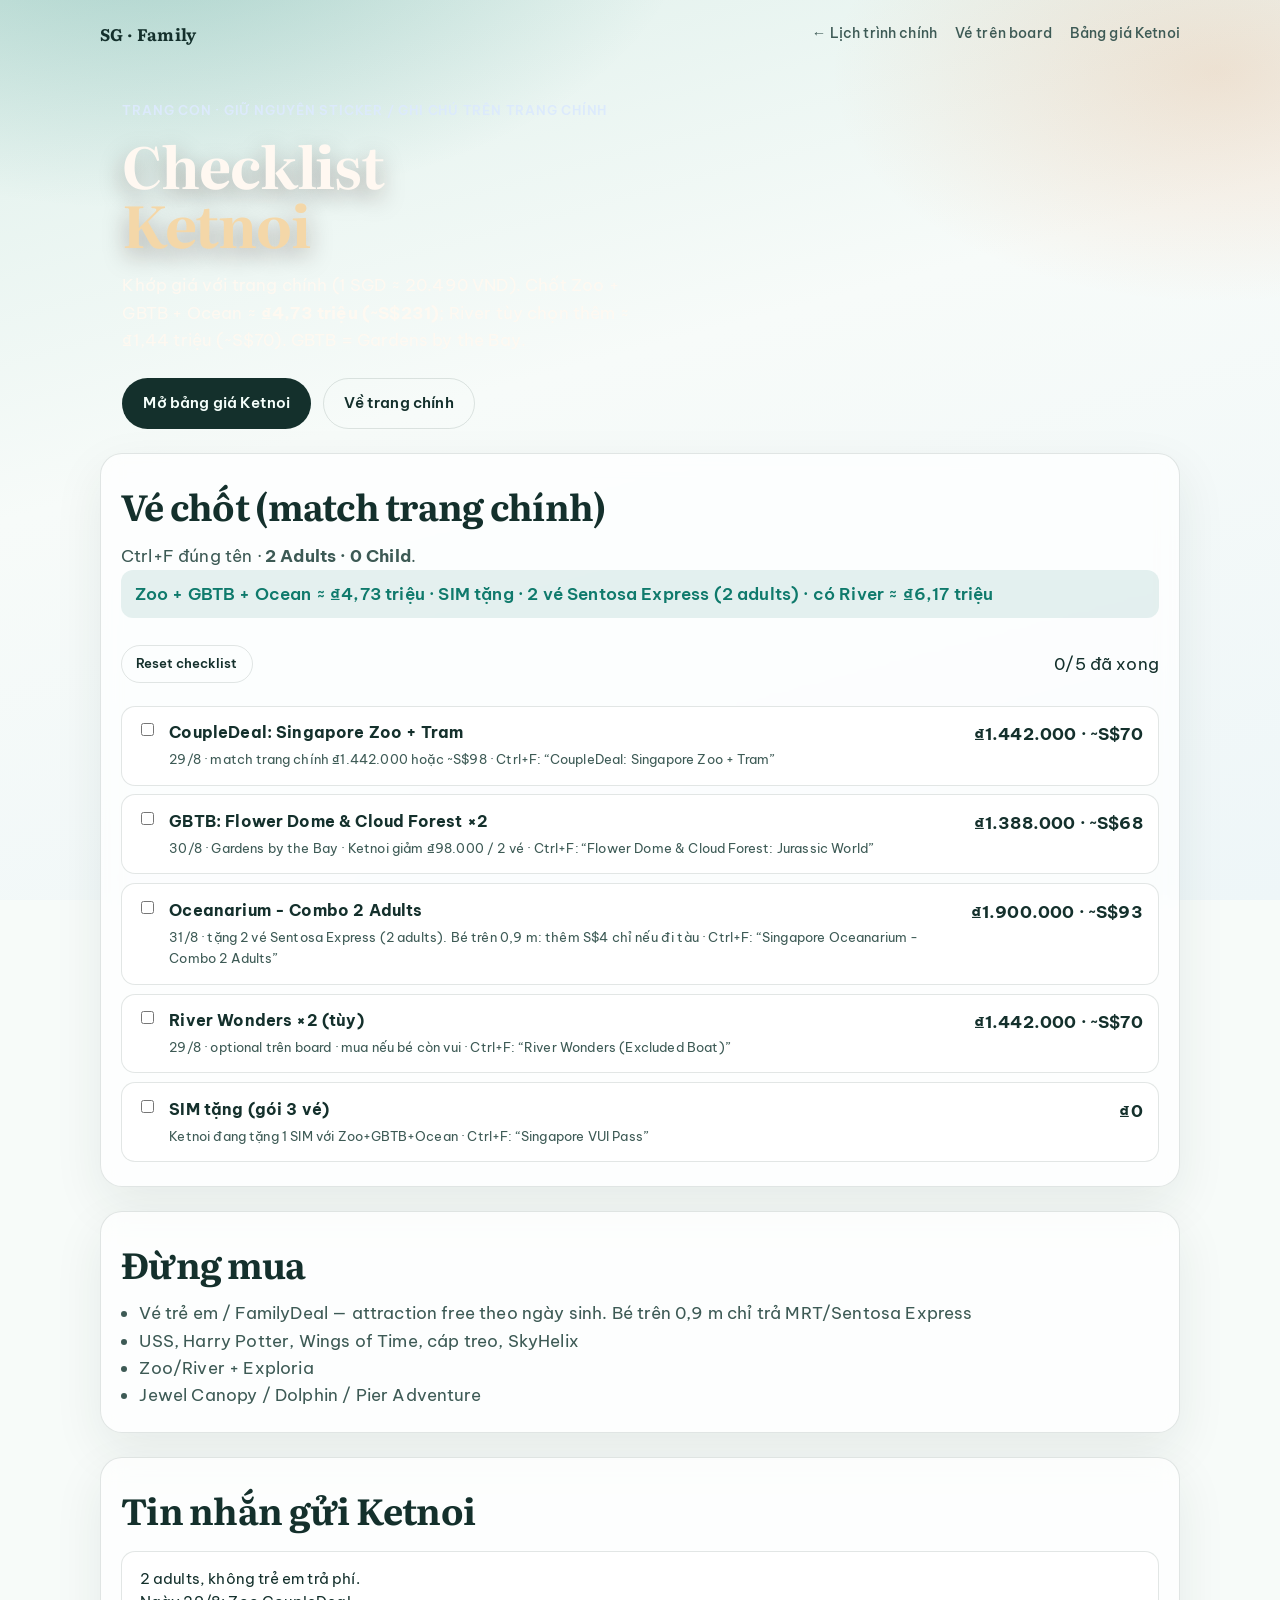
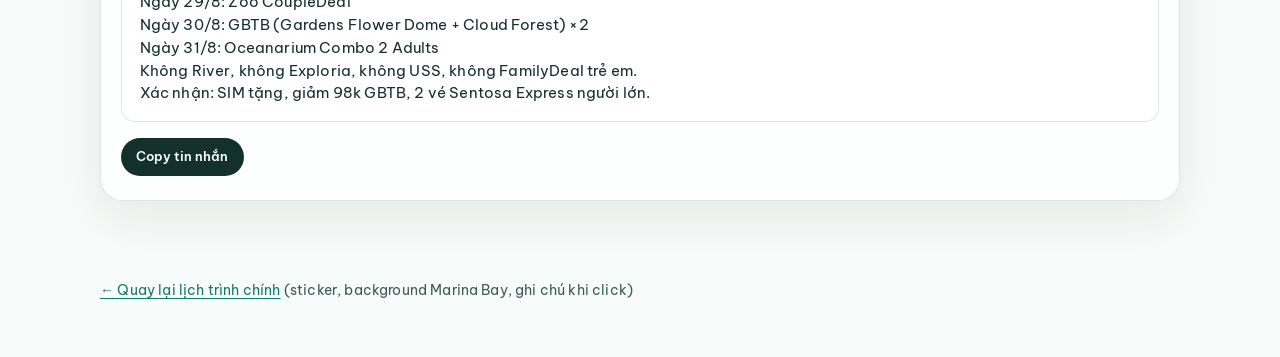
<file: docs/checklist-ketnoi.html>
<!DOCTYPE html>
<html lang="vi">
<head>
  <meta charset="UTF-8" />
  <meta name="viewport" content="width=device-width, initial-scale=1" />
  <meta name="description" content="Checklist mua vé KetnoiSingapore — trang con, không ghi đè lịch trình chính" />
  <title>Checklist Ketnoi · Singapore Family</title>
  <link rel="preconnect" href="https://fonts.googleapis.com" />
  <link rel="preconnect" href="https://fonts.gstatic.com" crossorigin />
  <link href="https://fonts.googleapis.com/css2?family=Be+Vietnam+Pro:wght@400;500;600;700&family=Literata:opsz,wght@7..72,600;7..72,700&display=swap" rel="stylesheet" />
  <link rel="stylesheet" href="styles.css" />
</head>
<body>
  <div class="ambient" aria-hidden="true"></div>

  <header class="hero" style="min-height:auto;padding-bottom:1.5rem;grid-template-rows:auto auto;">
    <nav class="topnav">
      <a class="brand-mark" href="index.html">SG · Family</a>
      <div class="topnav-links">
        <a href="index.html">← Lịch trình chính</a>
        <a href="index.html#tickets">Vé trên board</a>
        <a href="https://ketnoisingapore.com/bang-gia-ve-tham-quan-singapore" target="_blank" rel="noopener">Bảng giá Ketnoi</a>
      </div>
    </nav>
    <div class="hero-copy" style="padding-bottom:0">
      <p class="eyebrow">Trang con · giữ nguyên sticker / ghi chú trên trang chính</p>
      <h1 style="font-size:clamp(2.2rem,7vw,3.6rem)">Checklist<br /><span>Ketnoi</span></h1>
      <p class="lede">Khớp giá với trang chính (1 SGD ≈ 20.490 VND). Chốt Zoo + GBTB + Ocean ≈ <strong>₫4,73 triệu (~S$231)</strong>; River tùy chọn thêm ≈ ₫1,44 triệu (~S$70). GBTB = Gardens by the Bay.</p>
      <div class="hero-cta">
        <a class="btn primary" href="https://ketnoisingapore.com/bang-gia-ve-tham-quan-singapore" target="_blank" rel="noopener">Mở bảng giá Ketnoi</a>
        <a class="btn ghost" href="index.html">Về trang chính</a>
      </div>
    </div>
  </header>

  <main>
    <section class="panel">
      <div class="section-head">
        <h2>Vé chốt (match trang chính)</h2>
        <p>Ctrl+F đúng tên · <strong>2 Adults · 0 Child</strong>.</p>
      </div>
      <p class="ticket-total">Zoo + GBTB + Ocean ≈ ₫4,73 triệu · SIM tặng · 2 vé Sentosa Express (2 adults) · có River ≈ ₫6,17 triệu</p>
      <div class="ticket-toolbar">
        <button type="button" class="btn ghost small" id="resetKetnoi">Reset checklist</button>
        <p id="ketnoiProgress"></p>
      </div>
      <ul class="ticket-list" id="ketnoiList"></ul>
    </section>

    <section class="panel">
      <div class="section-head">
        <h2>Đừng mua</h2>
      </div>
      <ul class="avoid-list">
        <li>Vé trẻ em / FamilyDeal — attraction free theo ngày sinh. Bé trên 0,9 m chỉ trả MRT/Sentosa Express</li>
        <li>USS, Harry Potter, Wings of Time, cáp treo, SkyHelix</li>
        <li>Zoo/River + Exploria</li>
        <li>Jewel Canopy / Dolphin / Pier Adventure</li>
      </ul>
    </section>

    <section class="panel">
      <div class="section-head"><h2>Tin nhắn gửi Ketnoi</h2></div>
      <pre class="copy-box" id="copyBox">2 adults, không trẻ em trả phí.
Ngày 29/8: Zoo CoupleDeal
Ngày 30/8: GBTB (Gardens Flower Dome + Cloud Forest) ×2
Ngày 31/8: Oceanarium Combo 2 Adults
Không River, không Exploria, không USS, không FamilyDeal trẻ em.
Xác nhận: SIM tặng, giảm 98k GBTB, 2 vé Sentosa Express người lớn.</pre>
      <div class="hero-cta" style="margin-top:1rem">
        <button type="button" class="btn primary small" id="copyMsg">Copy tin nhắn</button>
      </div>
    </section>
  </main>

  <footer class="site-footer">
    <p><a href="index.html">← Quay lại lịch trình chính</a> (sticker, background Marina Bay, ghi chú khi click)</p>
  </footer>

  <script>
    const KEY = "sg-ketnoi-checklist-v1";
    const items = [
      { id: "k-zoo", title: "CoupleDeal: Singapore Zoo + Tram", meta: "29/8 · match trang chính ₫1.442.000 hoặc ~S$98", price: "₫1.442.000 · ~S$70", search: "CoupleDeal: Singapore Zoo + Tram" },
      { id: "k-gardens", title: "GBTB: Flower Dome & Cloud Forest ×2", meta: "30/8 · Gardens by the Bay · Ketnoi giảm ₫98.000 / 2 vé", price: "₫1.388.000 · ~S$68", search: "Flower Dome & Cloud Forest: Jurassic World" },
      { id: "k-ocean", title: "Oceanarium - Combo 2 Adults", meta: "31/8 · tặng 2 vé Sentosa Express (2 adults). Bé trên 0,9 m: thêm S$4 chỉ nếu đi tàu", price: "₫1.900.000 · ~S$93", search: "Singapore Oceanarium - Combo 2 Adults" },
      { id: "k-river", title: "River Wonders ×2 (tùy)", meta: "29/8 · optional trên board · mua nếu bé còn vui", price: "₫1.442.000 · ~S$70", search: "River Wonders (Excluded Boat)" },
      { id: "k-sim", title: "SIM tặng (gói 3 vé)", meta: "Ketnoi đang tặng 1 SIM với Zoo+GBTB+Ocean", price: "₫0", search: "Singapore VUI Pass" }
    ];
    function load(){ try{return JSON.parse(localStorage.getItem(KEY)||"{}");}catch{return{}} }
    function save(m){ localStorage.setItem(KEY, JSON.stringify(m)); }
    function render(){
      const map=load(), list=document.getElementById("ketnoiList");
      list.innerHTML=""; let done=0;
      items.forEach(t=>{
        if(map[t.id]) done++;
        const li=document.createElement("li");
        if(map[t.id]) li.classList.add("done");
        li.innerHTML=`<input type="checkbox" id="${t.id}" ${map[t.id]?"checked":""}/><label for="${t.id}"><strong>${t.title}</strong><span>${t.meta} · Ctrl+F: “${t.search}”</span></label><div class="ticket-price">${t.price}</div>`;
        li.querySelector("input").addEventListener("change",e=>{const n=load();n[t.id]=e.target.checked;save(n);render();});
        list.appendChild(li);
      });
      document.getElementById("ketnoiProgress").textContent=`${done}/${items.length} đã xong`;
    }
    document.getElementById("resetKetnoi").onclick=()=>{localStorage.removeItem(KEY);render();};
    document.getElementById("copyMsg").onclick=async()=>{
      try{await navigator.clipboard.writeText(document.getElementById("copyBox").textContent);document.getElementById("copyMsg").textContent="Đã copy";setTimeout(()=>document.getElementById("copyMsg").textContent="Copy tin nhắn",1200);}catch{document.getElementById("copyMsg").textContent="Copy thủ công";}
    };
    render();
  </script>
  <style>
    .copy-box{margin:.75rem 0 0;padding:1rem 1.1rem;border-radius:14px;background:#fff;border:1px solid var(--line);white-space:pre-wrap;font-family:var(--font-ui);font-size:.92rem;line-height:1.55;color:var(--ink)}
    .ticket-total{margin:0 0 .85rem;padding:.65rem .85rem;border-radius:12px;background:rgba(15,122,108,.1);color:var(--accent);font-weight:600}
    .avoid-list{margin:.4rem 0 0;padding-left:1.15rem;color:var(--ink-soft)}
  </style>
</body>
</html>
</file>
<file: docs/styles.css>
:root {
  --bg0: #e8f3f0;
  --bg1: #f7fbf9;
  --ink: #14302c;
  --ink-soft: #3d5a55;
  --line: rgba(20, 48, 44, 0.12);
  --accent: #0f7a6c;
  --accent-2: #d9772f;
  --sand: #fff8ef;
  --card: rgba(255, 255, 255, 0.72);
  --shadow: 0 18px 50px rgba(20, 48, 44, 0.08);
  --radius: 18px;
  --font-display: "Literata", "Times New Roman", serif;
  --font-ui: "Be Vietnam Pro", "Segoe UI", sans-serif;
  --max: 1120px;
}

*,
*::before,
*::after {
  box-sizing: border-box;
}

html {
  scroll-behavior: smooth;
  overflow-x: clip;
  -webkit-text-size-adjust: 100%;
}

body {
  margin: 0;
  font-family: var(--font-ui);
  color: var(--ink);
  background: var(--bg1);
  line-height: 1.65;
  font-size: 16.5px;
  letter-spacing: 0.01em;
  min-height: 100vh;
  max-width: 100%;
  overflow-x: clip;
  -webkit-font-smoothing: antialiased;
  text-rendering: optimizeLegibility;
}

img,
svg,
video {
  max-width: 100%;
  height: auto;
}

.ambient {
  position: fixed;
  inset: 0;
  z-index: -1;
  overflow: hidden;
  contain: paint;
  background:
    radial-gradient(900px 500px at 12% -10%, rgba(15, 122, 108, 0.28), transparent 60%),
    radial-gradient(700px 420px at 95% 8%, rgba(217, 119, 47, 0.18), transparent 55%),
    linear-gradient(165deg, #dff0eb 0%, #f7fbf9 42%, #eef6f8 100%);
  animation: ambientShift 16s ease-in-out infinite alternate;
}

@keyframes ambientShift {
  from { filter: hue-rotate(0deg); }
  to { filter: hue-rotate(8deg); }
}

a {
  color: var(--accent);
  text-decoration-thickness: 1px;
  text-underline-offset: 3px;
}

.hero {
  position: relative;
  max-width: var(--max);
  margin: 0 auto;
  padding: 1.25rem 1.25rem 2.5rem;
  min-height: auto;
  display: grid;
  grid-template-rows: auto auto auto;
  gap: 1.15rem;
  animation: rise 0.9s ease both;
}

.hero-banner {
  position: relative;
  width: 100%;
  max-width: 100%;
  aspect-ratio: 16 / 9;
  min-height: 0;
  border-radius: 28px;
  overflow: hidden;
  box-shadow: 0 22px 50px rgba(12, 32, 58, 0.22);
  display: grid;
  align-items: end;
  background: #0d1c2e;
}

.hero-photo {
  position: absolute;
  inset: 0;
  width: 100%;
  height: 100%;
  max-width: none;
  object-fit: cover;
  object-position: center 42%;
  filter: none;
  image-rendering: auto;
  opacity: 0.7;
}

.hero-banner-fade {
  position: absolute;
  inset: 0;
  pointer-events: none;
  background: linear-gradient(180deg, transparent 58%, rgba(6, 16, 32, 0.45) 100%);
}

.sticker-field {
  position: absolute;
  inset: 0.7rem;
  pointer-events: none;
  z-index: 2;
}

.hero-copy,
.topnav,
.hero-meta {
  position: relative;
  z-index: 1;
}

.float-sticker {
  position: absolute;
  display: grid;
  place-items: center;
  width: 3.1rem;
  height: 3.1rem;
  font-size: 1.55rem;
  background: #fff;
  border-radius: 22px;
  box-shadow: 0 3px 0 rgba(20, 48, 44, 0.08), 0 10px 22px rgba(20, 48, 44, 0.12);
  border: 3px solid #fff;
  top: 0;
  left: 0;
  opacity: 0;
  transition: opacity 0.25s ease;
}

.float-sticker.is-placed {
  opacity: 1;
}

.sticker {
  display: grid;
  place-items: center;
  width: 2.7rem;
  height: 2.7rem;
  flex: 0 0 2.7rem;
  font-size: 1.4rem;
  background: #fff;
  border-radius: 18px;
  box-shadow: 0 3px 0 rgba(20, 48, 44, 0.08), 0 8px 16px rgba(20, 48, 44, 0.1);
  border: 3px solid #fff;
  transform: rotate(-8deg);
}

.sticker-mini {
  display: inline-grid;
  place-items: center;
  width: 1.7rem;
  height: 1.7rem;
  font-size: 0.95rem;
  background: #fff;
  border-radius: 10px;
  box-shadow: 0 2px 0 rgba(20, 48, 44, 0.08), 0 4px 10px rgba(20, 48, 44, 0.08);
  transform: rotate(8deg);
}

.chip-sticker {
  font-size: 0.95rem;
  line-height: 1;
}

.chip-date {
  font-variant-numeric: tabular-nums;
  font-weight: 600;
  opacity: 0.88;
}

@keyframes rise {
  from { opacity: 0; }
  to { opacity: 1; }
}

.topnav {
  display: flex;
  align-items: center;
  justify-content: space-between;
  gap: 1rem;
}

.brand-mark {
  font-family: var(--font-display);
  font-weight: 700;
  font-size: 1.05rem;
  color: var(--ink);
  text-decoration: none;
  letter-spacing: 0.02em;
}

.topnav-links {
  display: flex;
  flex-wrap: wrap;
  gap: 0.85rem 1.1rem;
}

.topnav-links a {
  color: var(--ink-soft);
  text-decoration: none;
  font-size: 0.9rem;
  font-weight: 500;
}

.topnav-links a:hover {
  color: var(--accent);
}

.hero-copy {
  align-self: end;
  max-width: 38rem;
  position: relative;
  z-index: 3;
  padding: 2.1rem 1.4rem 1.5rem;
  color: #fff8f1;
}

.eyebrow {
  margin: 0 0 0.85rem;
  font-size: 0.82rem;
  font-weight: 600;
  letter-spacing: 0.06em;
  text-transform: uppercase;
  color: #dceafc;
}

.hero-copy h1 {
  margin: 0;
  font-family: var(--font-display);
  font-size: clamp(2.7rem, 8vw, 5rem);
  line-height: 1.02;
  font-weight: 700;
  letter-spacing: -0.02em;
  color: #fff8f1;
  text-shadow: 0 8px 24px rgba(40, 18, 12, 0.35);
}

.hero-copy h1 span {
  color: #f4d7a8;
}

.hero-copy h1 .hero-with {
  display: inline;
  font-size: 0.42em;
  font-weight: 600;
  letter-spacing: 0.01em;
  color: #f4d7a8;
  white-space: nowrap;
}

.lede {
  margin: 1.15rem 0 0;
  max-width: 34rem;
  color: rgba(255, 248, 241, 0.9);
  font-size: 1.05rem;
}

.hero-banner .btn.ghost {
  background: rgba(255, 255, 255, 0.12);
  border-color: rgba(255, 248, 241, 0.45);
  color: #fff8f1;
}

.hero-banner .btn.primary {
  background: #fff8f1;
  color: #3a1f18;
}

.hero-cta {
  display: flex;
  flex-wrap: wrap;
  gap: 0.75rem;
  margin-top: 1.5rem;
}

.btn {
  appearance: none;
  border: 1px solid transparent;
  border-radius: 999px;
  padding: 0.78rem 1.25rem;
  font: inherit;
  font-weight: 600;
  font-size: 0.92rem;
  cursor: pointer;
  text-decoration: none;
  display: inline-flex;
  align-items: center;
  justify-content: center;
  transition: transform 0.2s ease, background 0.2s ease, border-color 0.2s ease;
}

.btn:hover {
  transform: translateY(-1px);
}

.btn.primary {
  background: var(--ink);
  color: #f5fffb;
}

.btn.ghost {
  background: transparent;
  border-color: var(--line);
  color: var(--ink);
}

.btn.small {
  padding: 0.45rem 0.9rem;
  font-size: 0.82rem;
}

.hero-meta {
  display: grid;
  grid-template-columns: repeat(4, 1fr);
  gap: 0.75rem;
  padding: 1rem 0 0;
  border-top: 1px solid var(--line);
}

.hero-meta div {
  display: grid;
  gap: 0.2rem;
}

.hero-meta strong {
  font-family: var(--font-display);
  font-size: 1.35rem;
}

.hero-meta span {
  font-size: 0.82rem;
  color: var(--ink-soft);
}

main {
  max-width: var(--max);
  margin: 0 auto;
  padding: 0 1.25rem 4rem;
  display: grid;
  gap: 1.5rem;
}

.panel {
  background: var(--card);
  backdrop-filter: blur(10px);
  border: 1px solid var(--line);
  border-radius: calc(var(--radius) + 4px);
  padding: 1.35rem 1.25rem 1.5rem;
  box-shadow: var(--shadow);
  animation: rise 0.8s ease both;
}

.section-head h2 {
  margin: 0;
  font-family: var(--font-display);
  font-size: clamp(1.7rem, 4vw, 2.25rem);
  letter-spacing: -0.02em;
}

.section-head p {
  margin: 0.45rem 0 0;
  color: var(--ink-soft);
  max-width: 40rem;
}

.controls {
  margin-top: 1.25rem;
  display: grid;
  gap: 1rem;
}

.control-block label,
.field span {
  display: block;
  font-size: 0.75rem;
  font-weight: 600;
  letter-spacing: 0.04em;
  text-transform: uppercase;
  color: var(--ink-soft);
  margin-bottom: 0.45rem;
}

.chip-row {
  display: flex;
  flex-wrap: wrap;
  gap: 0.45rem;
}

.chip {
  display: inline-flex;
  align-items: center;
  gap: 0.35rem;
  border: 1px solid var(--line);
  background: rgba(255, 255, 255, 0.65);
  color: var(--ink);
  border-radius: 999px;
  padding: 0.42rem 0.85rem;
  font: inherit;
  font-size: 0.84rem;
  font-weight: 500;
  cursor: pointer;
  transition: background 0.2s ease, color 0.2s ease, border-color 0.2s ease;
}

.chip:hover {
  border-color: rgba(15, 122, 108, 0.4);
}

.chip.active {
  background: var(--accent);
  border-color: var(--accent);
  color: #f4fffc;
}

.chip.tone-coral { color: #c2473a; border-color: rgba(194, 71, 58, 0.35); }
.chip.tone-amber { color: #c56a12; border-color: rgba(197, 106, 18, 0.35); }
.chip.tone-green { color: #2d7a4f; border-color: rgba(45, 122, 79, 0.35); }
.chip.tone-blue { color: #1b6f8f; border-color: rgba(27, 111, 143, 0.35); }
.chip.tone-plum { color: #8a3d6b; border-color: rgba(138, 61, 107, 0.35); }

.chip.tone-coral.active { background: #c2473a; border-color: #c2473a; color: #fff8f4; }
.chip.tone-amber.active { background: #d9772f; border-color: #d9772f; color: #fff8f4; }
.chip.tone-green.active { background: #2d7a4f; border-color: #2d7a4f; color: #f4fff8; }
.chip.tone-blue.active { background: #1b6f8f; border-color: #1b6f8f; color: #f4fbff; }
.chip.tone-plum.active { background: #8a3d6b; border-color: #8a3d6b; color: #fff6fb; }

.control-row {
  display: flex;
  flex-wrap: wrap;
  gap: 0.75rem;
  align-items: end;
}

.field {
  display: grid;
  min-width: 0;
}

.field.grow {
  flex: 1 1 220px;
}

.field input,
.field select {
  width: 100%;
  border: 1px solid var(--line);
  border-radius: 12px;
  padding: 0.7rem 0.85rem;
  font: inherit;
  background: #fff;
  color: var(--ink);
}

.toggle {
  display: inline-flex;
  align-items: center;
  gap: 0.45rem;
  font-size: 0.88rem;
  color: var(--ink-soft);
  padding: 0.55rem 0.2rem;
  cursor: pointer;
  user-select: none;
}

.result-count {
  margin: 1rem 0 0.65rem;
  font-size: 0.88rem;
  color: var(--ink-soft);
}

.layout-split {
  display: grid;
  grid-template-columns: 1.35fr 0.9fr;
  gap: 1rem;
  align-items: start;
}

.timeline {
  display: grid;
  gap: 1.15rem;
  max-height: 70vh;
  overflow: auto;
  padding-right: 0.2rem;
}

.day-cluster {
  display: grid;
  gap: 0.55rem;
}

.day-cluster-head {
  display: flex;
  align-items: center;
  gap: 0.75rem;
  padding: 0.2rem 0.1rem 0.35rem;
  position: sticky;
  top: 0;
  z-index: 2;
  background: linear-gradient(180deg, rgba(255, 255, 255, 0.96) 72%, rgba(255, 255, 255, 0));
}

.day-num {
  margin: 0;
  font-family: var(--font-display);
  font-size: clamp(1.45rem, 3.2vw, 1.85rem);
  font-weight: 700;
  letter-spacing: -0.03em;
  line-height: 1.1;
}

.tone-coral .day-num,
.day-num.tone-coral { color: #c2473a; }
.tone-amber .day-num,
.day-num.tone-amber { color: #d9772f; }
.tone-green .day-num,
.day-num.tone-green { color: #2d7a4f; }
.tone-blue .day-num,
.day-num.tone-blue { color: #1b6f8f; }
.tone-plum .day-num,
.day-num.tone-plum { color: #8a3d6b; }

.tone-coral .day-kicker { color: #c2473a; }
.tone-amber .day-kicker { color: #c56a12; }
.tone-green .day-kicker { color: #2d7a4f; }
.tone-blue .day-kicker { color: #1b6f8f; }
.tone-plum .day-kicker { color: #8a3d6b; }

.day-cluster-head.compact {
  position: static;
  background: none;
  padding-bottom: 0.1rem;
}

.day-kicker {
  margin: 0;
  font-size: 0.72rem;
  font-weight: 700;
  letter-spacing: 0.05em;
  text-transform: uppercase;
  color: var(--accent);
}

.day-cluster-head h3 {
  margin: 0.05rem 0 0;
  font-family: var(--font-display);
  font-size: 1.18rem;
  letter-spacing: -0.02em;
  line-height: 1.2;
}

.day-cluster-items {
  display: grid;
  gap: 0.55rem;
}

.item {
  width: 100%;
  text-align: left;
  border: 1px solid var(--line);
  background: #fff;
  border-radius: 16px;
  padding: 0.7rem 0.75rem 0.75rem 0.55rem;
  cursor: pointer;
  display: grid;
  grid-template-columns: auto 1fr;
  gap: 0.15rem 0.45rem;
  align-items: start;
  transition: border-color 0.2s ease, transform 0.2s ease, box-shadow 0.2s ease, background 0.2s ease;
  font: inherit;
  color: inherit;
}

.item-check {
  display: grid;
  place-items: start center;
  padding: 0.35rem 0.15rem 0;
  cursor: pointer;
}

.item-check input {
  width: 1.15rem;
  height: 1.15rem;
  accent-color: var(--accent);
  cursor: pointer;
}

.item-body {
  display: grid;
  gap: 0.35rem;
  border: 0;
  background: transparent;
  padding: 0.15rem 0.2rem 0.1rem 0;
  text-align: left;
  font: inherit;
  color: inherit;
  cursor: pointer;
}

.item:hover,
.item.selected {
  border-color: rgba(15, 122, 108, 0.45);
  transform: translateY(-1px);
  box-shadow: 0 10px 28px rgba(20, 48, 44, 0.08);
}

.item.selected {
  background: linear-gradient(180deg, #ffffff 0%, #f1faf7 100%);
}

.item.completed {
  background: #e7f6ee;
  border-color: rgba(15, 122, 108, 0.35);
}

.item.completed.selected {
  background: #d8f0e4;
}

.item.completed .item-title {
  text-decoration: line-through;
  text-decoration-thickness: 1px;
  color: #2d6a4f;
}

.item.completed .item-time,
.item.completed .item-tags {
  opacity: 0.72;
}

.day-progress {
  margin: 0.2rem 0 0;
  font-size: 0.78rem;
  font-weight: 600;
  color: var(--ink-soft);
}

.item-top {
  display: flex;
  justify-content: space-between;
  gap: 0.75rem;
  align-items: baseline;
}

.item-day {
  font-size: 0.75rem;
  font-weight: 700;
  letter-spacing: 0.04em;
  text-transform: uppercase;
  color: var(--accent);
}

.item-time {
  font-size: 0.82rem;
  color: var(--ink-soft);
  white-space: nowrap;
}

.item-title {
  margin: 0;
  font-size: 1.02rem;
  font-weight: 600;
}

.item-tags {
  display: flex;
  flex-wrap: wrap;
  gap: 0.35rem;
}

.tag {
  font-size: 0.72rem;
  font-weight: 600;
  padding: 0.18rem 0.5rem;
  border-radius: 999px;
  background: rgba(15, 122, 108, 0.1);
  color: var(--accent);
}

.tag.flight { background: rgba(47, 107, 176, 0.14); color: #255a96; }
.tag.attraction { background: rgba(15, 122, 108, 0.14); color: #0b6b5e; }
.tag.food { background: rgba(217, 119, 47, 0.12); color: #a85a18; }
.tag.transport { background: rgba(30, 90, 120, 0.12); color: #1e5a78; }
.tag.rest { background: rgba(90, 90, 120, 0.1); color: #4a4a66; }
.tag.hotel { background: rgba(20, 48, 44, 0.08); color: #3a4a46; }

.detail {
  position: sticky;
  top: 1rem;
  border: 1px solid var(--line);
  border-radius: 18px;
  background: var(--sand);
  padding: 1.1rem 1.15rem 1.25rem;
  min-height: 240px;
}

.detail-close {
  display: none;
}

.detail-backdrop {
  display: none;
}

.detail.completed {
  background: #e7f6ee;
  border-color: rgba(15, 122, 108, 0.28);
}

.detail-sticker {
  float: right;
  margin: 0 0 0.5rem 0.5rem;
  transform: rotate(9deg);
}

.detail-empty {
  margin: 0;
  color: var(--ink-soft);
}

.detail h3 {
  margin: 0 0 0.35rem;
  font-family: var(--font-display);
  font-size: 1.45rem;
}

.detail .meta-line {
  margin: 0 0 0.85rem;
  color: var(--ink-soft);
  font-size: 0.9rem;
}

.detail ul {
  margin: 0.4rem 0 0;
  padding-left: 1.1rem;
}

.detail li + li {
  margin-top: 0.3rem;
}

.detail-actions {
  display: flex;
  flex-wrap: wrap;
  gap: 0.5rem;
  margin-top: 1rem;
}

.ticket-toolbar {
  display: flex;
  justify-content: space-between;
  align-items: center;
  gap: 0.75rem;
  margin: 1rem 0 0.75rem;
}

.ticket-list {
  list-style: none;
  margin: 0;
  padding: 0;
  display: grid;
  gap: 0.55rem;
}

.ticket-list li {
  display: grid;
  grid-template-columns: auto minmax(0, 1fr) auto;
  gap: 0.75rem;
  align-items: start;
  background: #fff;
  border: 1px solid var(--line);
  border-radius: 14px;
  padding: 0.85rem 0.95rem;
}

.ticket-list li.optional {
  border-style: dashed;
}

.ticket-skip {
  margin-top: 1rem;
  padding: 0.95rem 1.05rem 1.05rem;
  background: rgba(217, 119, 47, 0.08);
  border: 1px solid rgba(217, 119, 47, 0.22);
  border-radius: 14px;
}

.ticket-skip h3 {
  margin: 0 0 0.45rem;
  font-family: var(--font-display);
  font-size: 1.15rem;
}

.ticket-skip ul {
  margin: 0;
  padding-left: 1.1rem;
  color: var(--ink-soft);
}

.ticket-skip li + li {
  margin-top: 0.28rem;
}

.ticket-list label {
  display: grid;
  gap: 0.2rem;
  cursor: pointer;
}

.ticket-list strong {
  font-size: 0.98rem;
}

.ticket-list span {
  font-size: 0.82rem;
  color: var(--ink-soft);
}

.ticket-price {
  font-weight: 700;
  white-space: nowrap;
}

.budget-grid {
  margin-top: 1rem;
  display: grid;
  grid-template-columns: repeat(auto-fit, minmax(min(180px, 100%), 1fr));
  gap: 0.7rem;
}

.budget-card {
  background: #fff;
  border: 1px solid var(--line);
  border-radius: 14px;
  padding: 0.95rem 1rem;
}

.budget-card h3 {
  margin: 0;
  font-size: 0.95rem;
}

.budget-card p {
  margin: 0.35rem 0 0;
  font-family: var(--font-display);
  font-size: 1.4rem;
}

.budget-card .vnd {
  display: block;
  margin-top: 0.12rem;
  font-size: 0.88rem;
  font-weight: 600;
  color: var(--ink-soft);
}

.fx-strip {
  margin-top: 1rem;
  padding: 0.95rem 1.05rem 1rem;
  background: #fff;
  border: 1px solid var(--line);
  border-radius: 14px;
}

.fx-kicker,
.fx-meta,
.fx-examples {
  margin: 0;
  color: var(--ink-soft);
  font-size: 0.8rem;
}

.fx-kicker {
  font-weight: 700;
  letter-spacing: 0.04em;
  text-transform: uppercase;
}

.fx-rate {
  margin: 0.2rem 0 0.35rem;
  font-family: var(--font-display);
  font-size: 1.55rem;
  letter-spacing: -0.02em;
}

.fx-rate strong {
  color: var(--accent);
}

.fx-examples {
  font-size: 0.88rem;
  color: var(--ink);
  font-weight: 600;
}

.fx-meta {
  margin-top: 0.35rem;
}

.budget-total {
  margin-top: 1rem;
  padding-top: 0.9rem;
  border-top: 1px solid var(--line);
  display: flex;
  justify-content: space-between;
  gap: 1rem;
  flex-wrap: wrap;
  font-size: 1.05rem;
}

.budget-total strong {
  font-family: var(--font-display);
  font-size: 1.5rem;
}

.info-grid {
  margin-top: 1.1rem;
  display: grid;
  grid-template-columns: repeat(2, 1fr);
  gap: 0.8rem;
}

.info-grid article {
  background: #fff;
  border: 1px solid var(--line);
  border-radius: 14px;
  padding: 1rem 1.05rem;
}

.info-grid h3 {
  margin: 0 0 0.45rem;
  font-family: var(--font-display);
  font-size: 1.2rem;
}

.info-grid ul {
  margin: 0;
  padding-left: 1.05rem;
  color: var(--ink-soft);
}

.info-grid li + li {
  margin-top: 0.28rem;
}

.food-grid {
  margin-top: 1rem;
  display: grid;
  gap: 1.25rem;
}

.food-cluster-grid {
  display: grid;
  grid-template-columns: repeat(auto-fit, minmax(min(260px, 100%), 1fr));
  gap: 0.75rem;
}

.food-card {
  background: #fff;
  border: 1px solid var(--line);
  border-radius: 16px;
  padding: 1rem 1.05rem 1.1rem;
  display: grid;
  gap: 0.45rem;
}

.food-card .meal {
  display: inline-flex;
  align-items: center;
  gap: 0.4rem;
  font-size: 0.75rem;
  font-weight: 700;
  letter-spacing: 0.05em;
  text-transform: uppercase;
  color: var(--accent-2);
}

.food-card h3 {
  margin: 0;
  font-size: 1.05rem;
  line-height: 1.35;
  font-weight: 700;
}

.food-card .place-line {
  margin: 0;
  color: var(--ink-soft);
  font-size: 0.88rem;
}

.food-card ul {
  margin: 0.15rem 0 0;
  padding-left: 1.05rem;
  color: var(--ink);
}

.food-card li {
  line-height: 1.5;
}

.food-card li + li {
  margin-top: 0.25rem;
}

.food-card .rec-copy {
  min-width: 0;
}

.place-link {
  font-weight: 700;
  text-decoration: underline;
  text-decoration-thickness: 1px;
  text-underline-offset: 3px;
}

.place-link:hover {
  color: #0b5e53;
}

.food-card .avoid {
  margin: 0.2rem 0 0;
  font-size: 0.86rem;
  color: #8a4b1a;
  background: rgba(217, 119, 47, 0.1);
  border-radius: 10px;
  padding: 0.45rem 0.6rem;
}

.food-card .food-actions {
  display: flex;
  flex-wrap: wrap;
  gap: 0.45rem;
  align-items: center;
  margin-top: 0.25rem;
}

.food-card .price {
  font-weight: 700;
  font-size: 0.9rem;
  margin-left: auto;
}

.item-title {
  line-height: 1.35;
}

.detail ul,
.ticket-list span,
.section-head p,
.lede {
  line-height: 1.65;
}

.site-footer {
  max-width: var(--max);
  margin: 0 auto;
  padding: 0 1.25rem 2.5rem;
  color: var(--ink-soft);
  font-size: 0.88rem;
  display: grid;
  gap: 0.35rem;
}

.site-footer code {
  font-size: 0.8rem;
}

@media (max-width: 860px) {
  .hero {
    min-height: auto;
    padding: 0.85rem 0.9rem 1.5rem;
  }

  .hero-banner {
    aspect-ratio: 3 / 4;
    min-height: 22rem;
    border-radius: 20px;
  }

  .hero-copy {
    padding: 1.4rem 1.1rem 1.2rem;
    max-width: 100%;
  }

  .hero-copy h1 {
    font-size: clamp(1.85rem, 9vw, 2.6rem);
    overflow-wrap: anywhere;
  }

  .hero-copy h1 .hero-with {
    display: block;
    margin-top: 0.15em;
    white-space: normal;
  }

  .lede {
    font-size: 0.98rem;
  }

  .hero-meta {
    grid-template-columns: repeat(2, 1fr);
  }

  .layout-split {
    display: block;
  }

  .detail-backdrop {
    display: none;
    position: fixed;
    inset: 0;
    z-index: 80;
    background: rgba(12, 28, 24, 0.45);
  }

  .detail-backdrop.is-open {
    display: block;
  }

  .detail {
    position: fixed;
    left: 0.55rem;
    right: 0.55rem;
    bottom: 0;
    top: auto;
    z-index: 90;
    min-height: 0;
    max-height: min(78dvh, 36rem);
    overflow: auto;
    -webkit-overflow-scrolling: touch;
    border-radius: 22px 22px 0 0;
    box-shadow: 0 -16px 40px rgba(20, 48, 44, 0.22);
    padding: 2.6rem 1.05rem calc(1.15rem + env(safe-area-inset-bottom));
    visibility: hidden;
    pointer-events: none;
  }

  .detail.is-open {
    visibility: visible;
    pointer-events: auto;
  }

  body.sheet-open {
    overflow: hidden;
    touch-action: none;
  }

  .detail-close {
    display: inline-flex;
    position: absolute;
    top: 0.85rem;
    right: 0.85rem;
    border: 1px solid var(--line);
    background: #fff;
    color: var(--ink);
    border-radius: 999px;
    padding: 0.28rem 0.7rem;
    font: inherit;
    font-size: 0.8rem;
    font-weight: 600;
    cursor: pointer;
    z-index: 2;
  }

  .detail-sticker {
    float: none;
    margin: 0 0 0.55rem;
  }

  .timeline {
    max-height: none;
  }

  .info-grid {
    grid-template-columns: 1fr;
  }

  .topnav-links {
    display: none;
  }

  .float-sticker {
    width: 2.4rem;
    height: 2.4rem;
    font-size: 1.15rem;
  }

  .day-cluster-head {
    position: static;
    background: none;
  }

  main,
  .site-footer {
    padding-left: 0.9rem;
    padding-right: 0.9rem;
  }

  .panel {
    padding: 1.15rem 0.95rem 1.3rem;
  }

  .ambient {
    animation: none;
  }

  .site-footer p,
  .site-footer code {
    overflow-wrap: anywhere;
  }
}

@media (max-width: 480px) {
  .ticket-list li {
    grid-template-columns: auto minmax(0, 1fr);
  }

  .ticket-price {
    grid-column: 2;
    white-space: normal;
  }

  .hero-cta .btn {
    width: 100%;
  }
}
</file>
